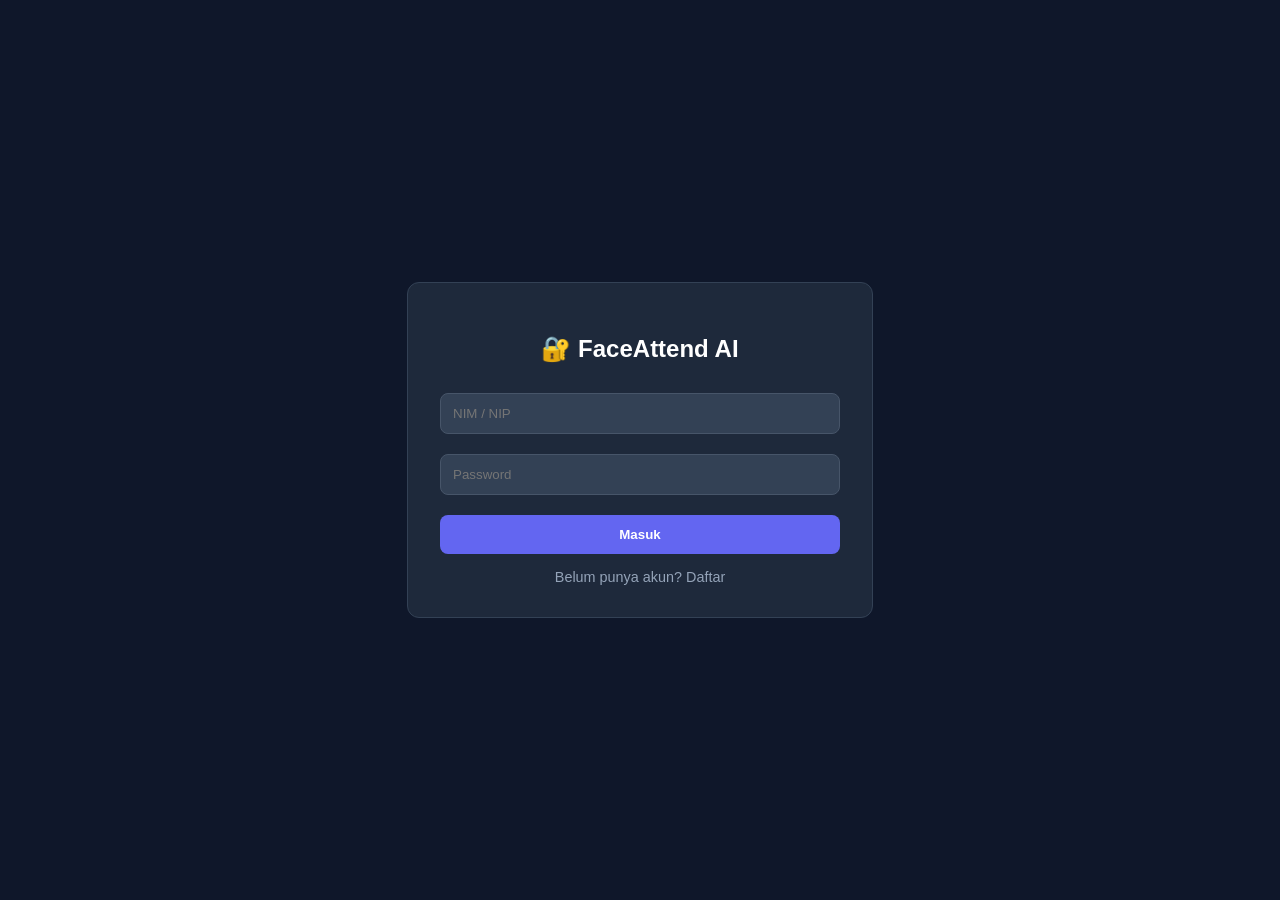
<file: frontend/login-simple.html>
<!DOCTYPE html>
<html lang="id">
<head>
    <meta charset="UTF-8">
    <meta name="viewport" content="width=device-width, initial-scale=1.0">
    <title>Login Test</title>
    <style>
        body { 
            font-family: Arial, sans-serif; 
            background: #0f172a; 
            color: white; 
            display: flex; 
            align-items: center; 
            justify-content: center; 
            min-height: 100vh; 
            margin: 0;
        }
        .box { 
            background: #1e293b; 
            padding: 2rem; 
            border-radius: 12px; 
            text-align: center; 
            max-width: 400px;
            border: 1px solid #334155;
        }
        input { 
            width: 100%; 
            padding: 12px; 
            margin: 10px 0; 
            border-radius: 8px; 
            border: 1px solid #475569;
            background: #334155;
            color: white;
            box-sizing: border-box;
        }
        button { 
            width: 100%; 
            padding: 12px; 
            background: #6366f1; 
            color: white; 
            border: none; 
            border-radius: 8px; 
            cursor: pointer; 
            font-weight: bold;
            margin-top: 10px;
        }
        .toggle { 
            color: #94a3b8; 
            cursor: pointer; 
            font-size: 0.9rem;
            margin-top: 15px;
        }
        .toggle:hover { color: #6366f1; }
        .error { 
            color: #ef4444; 
            background: rgba(239,68,68,0.1); 
            padding: 10px; 
            border-radius: 8px; 
            margin-bottom: 10px;
            display: none;
        }
    </style>
</head>
<body>
    <div class="box">
        <h2>🔐 FaceAttend AI</h2>
        
        <div id="err" class="error"></div>
        
        <!-- Login -->
        <div id="loginBox">
            <input type="text" id="nim" placeholder="NIM / NIP">
            <input type="password" id="pass" placeholder="Password">
            <button onclick="doLogin()">Masuk</button>
            <div class="toggle" onclick="toggleForm()">Belum punya akun? Daftar</div>
        </div>
        
        <!-- Register -->
        <div id="regBox" style="display:none;">
            <input type="text" id="rNama" placeholder="Nama Lengkap">
            <input type="text" id="rNim" placeholder="NIM / NIP">
            <input type="password" id="rPass" placeholder="Password (min 6)">
            <button onclick="doRegister()">Daftar</button>
            <div class="toggle" onclick="toggleForm()">Sudah punya akun? Login</div>
        </div>
    </div>

    <script>
        // Auto detect API URL
        const API = location.hostname === 'localhost' || location.hostname === '127.0.0.1'
            ? 'http://localhost:8000/api'
            : '/api';

        function toggleForm() {
            const l = document.getElementById('loginBox');
            const r = document.getElementById('regBox');
            const e = document.getElementById('err');
            if (l.style.display === 'none') {
                l.style.display = 'block'; r.style.display = 'none';
            } else {
                l.style.display = 'none'; r.style.display = 'block';
            }
            e.style.display = 'none';
        }

        async function doLogin() {
            const nim = document.getElementById('nim').value;
            const pass = document.getElementById('pass').value;
            const err = document.getElementById('err');
            
            if (!nim || !pass) {
                err.textContent = '⚠️ Isi NIM dan password!';
                err.style.display = 'block';
                return;
            }
            
            try {
                const res = await fetch(`${API}/login`, {
                    method: 'POST',
                    headers: { 'Content-Type': 'application/json' },
                    body: JSON.stringify({ nim_nip: nim, password: pass })
                });
                const data = await res.json();
                
                if (res.ok) {
                    localStorage.setItem('user', JSON.stringify(data.user));
                    window.location.href = 'dashboard.html';
                } else {
                    err.textContent = '⚠️ ' + (data.detail || 'Login gagal');
                    err.style.display = 'block';
                }
            } catch (e) {
                err.textContent = '⚠️ Gagal koneksi ke server';
                err.style.display = 'block';
                console.error(e);
            }
        }

        async function doRegister() {
            const nama = document.getElementById('rNama').value;
            const nim = document.getElementById('rNim').value;
            const pass = document.getElementById('rPass').value;
            const err = document.getElementById('err');
            
            if (!nama || !nim || pass.length < 6) {
                err.textContent = '⚠️ Isi semua field & password min 6 karakter!';
                err.style.display = 'block';
                return;
            }
            
            try {
                const res = await fetch(`${API}/register-manual`, {
                    method: 'POST',
                    headers: { 'Content-Type': 'application/json' },
                    body: JSON.stringify({
                        nama_lengkap: nama,
                        nim_nip: nim,
                        email: '',
                        jurusan: '',
                        password: pass,
                        face_embedding: '[]'
                    })
                });
                const data = await res.json();
                
                if (res.ok) {
                    alert('✅ Registrasi berhasil! Silakan login.');
                    toggleForm();
                } else {
                    err.textContent = '⚠️ ' + (data.detail || 'Registrasi gagal');
                    err.style.display = 'block';
                }
            } catch (e) {
                err.textContent = '⚠️ Gagal koneksi ke server';
                err.style.display = 'block';
                console.error(e);
            }
        }

        // Auto redirect if logged in
        if (localStorage.getItem('user')) {
            window.location.href = 'dashboard.html';
        }
    </script>
</body>
</html>
</file>
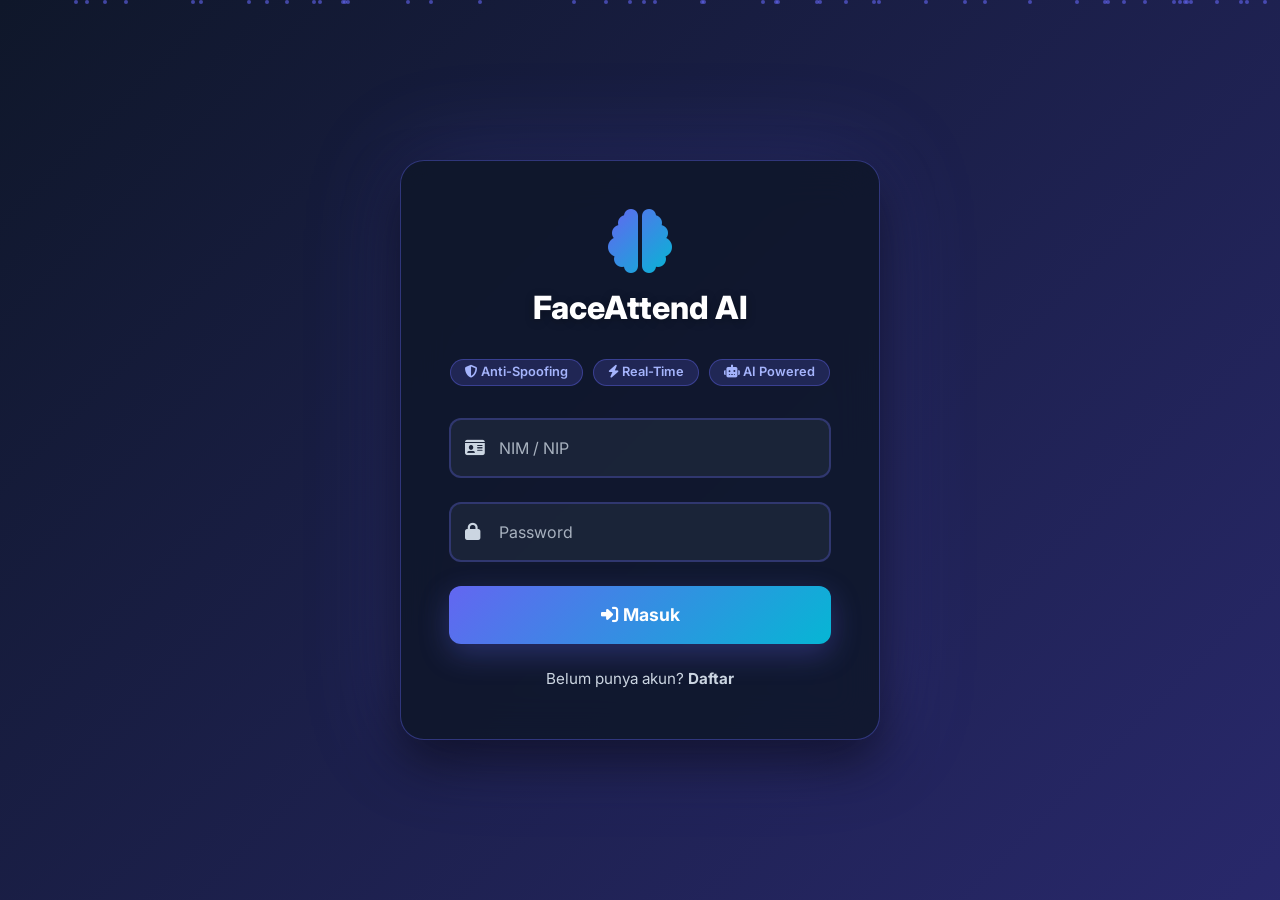
<file: frontend/login.html>
<!DOCTYPE html>
<html lang="id">
<head>
    <meta charset="UTF-8">
    <meta name="viewport" content="width=device-width, initial-scale=1.0, maximum-scale=1.0, user-scalable=no">
    <title>Login - FaceAttend AI</title>
    <link href="https://cdn.jsdelivr.net/npm/bootstrap@5.3.0/dist/css/bootstrap.min.css" rel="stylesheet">
    <link rel="stylesheet" href="https://cdnjs.cloudflare.com/ajax/libs/font-awesome/6.4.0/css/all.min.css">
    <link href="https://fonts.googleapis.com/css2?family=Inter:wght@300;400;500;600;700;800&display=swap" rel="stylesheet">
    <style>
        :root { --primary: #6366f1; --secondary: #06b6d4; --dark: #0f172a; }
        * { margin: 0; padding: 0; box-sizing: border-box; }
        
        body {
            font-family: 'Inter', sans-serif;
            background: linear-gradient(-45deg, #0f172a, #1e1b4b, #312e81, #0f172a);
            background-size: 400% 400%;
            animation: gradientBG 15s ease infinite;
            min-height: 100vh;
            display: flex;
            align-items: center;
            justify-content: center;
            overflow-x: hidden;
        }
        
        @keyframes gradientBG {
            0%, 100% { background-position: 0% 50%; }
            50% { background-position: 100% 50%; }
        }
        
        .particles { position: fixed; top: 0; left: 0; width: 100%; height: 100%; pointer-events: none; overflow: hidden; }
        .particle {
            position: absolute;
            width: 4px; height: 4px;
            background: rgba(99, 102, 241, 0.6);
            border-radius: 50%;
            animation: float 20s infinite;
        }
        @keyframes float {
            0%, 100% { transform: translateY(100vh) rotate(0deg); opacity: 0; }
            10% { opacity: 1; }
            90% { opacity: 1; }
            100% { transform: translateY(-100vh) rotate(720deg); opacity: 0; }
        }
        
        .login-box {
            background: rgba(15, 23, 42, 0.85);
            backdrop-filter: blur(20px);
            border: 1px solid rgba(99, 102, 241, 0.4);
            border-radius: 24px;
            padding: 3rem;
            max-width: 480px;
            width: 90%;
            box-shadow: 0 25px 50px rgba(0,0,0,0.5), 0 0 100px rgba(99,102,241,0.2);
            animation: slideUp 0.8s ease;
            position: relative;
            z-index: 10;
        }
        
        @keyframes slideUp {
            from { opacity: 0; transform: translateY(50px); }
            to { opacity: 1; transform: translateY(0); }
        }
        
        .logo { text-align: center; margin-bottom: 2rem; }
        .logo i {
            font-size: 4rem;
            background: linear-gradient(135deg, var(--primary), var(--secondary));
            -webkit-background-clip: text;
            -webkit-text-fill-color: transparent;
            animation: pulse 2s infinite;
        }
        @keyframes pulse {
            0%, 100% { transform: scale(1); }
            50% { transform: scale(1.1); }
        }
        .logo h1 {
            color: #ffffff;
            font-size: 2rem;
            font-weight: 800;
            margin-top: 1rem;
            text-shadow: 0 2px 10px rgba(0,0,0,0.3);
        }
        
        .features { display: flex; gap: 10px; justify-content: center; margin-bottom: 2rem; flex-wrap: wrap; }
        .badge {
            background: rgba(99, 102, 241, 0.2);
            border: 1px solid rgba(99, 102, 241, 0.4);
            border-radius: 20px;
            padding: 6px 14px;
            font-size: 0.8rem;
            color: #a5b4fc;
            font-weight: 600;
            animation: fadeIn 0.6s ease backwards;
        }
        .badge:nth-child(1) { animation-delay: 0.1s; }
        .badge:nth-child(2) { animation-delay: 0.2s; }
        .badge:nth-child(3) { animation-delay: 0.3s; }
        @keyframes fadeIn {
            from { opacity: 0; transform: translateY(20px); }
            to { opacity: 1; transform: translateY(0); }
        }
        
        .form-group { margin-bottom: 1.5rem; position: relative; }
        .form-group i {
            position: absolute;
            left: 1rem;
            top: 50%;
            transform: translateY(-50%);
            color: #cbd5e1;
            font-size: 1.1rem;
            transition: all 0.3s;
            z-index: 2;
        }
        .form-control {
            width: 100%;
            padding: 1rem 1rem 1rem 3rem;
            background: rgba(30, 41, 59, 0.8);
            border: 2px solid rgba(99, 102, 241, 0.3);
            border-radius: 12px;
            color: #ffffff;
            font-size: 1rem;
            font-weight: 500;
            transition: all 0.3s;
            outline: none;
        }
        .form-control::placeholder { color: #cbd5e1; font-weight: 400; opacity: 0.8; }
        .form-control:focus {
            background: rgba(30, 41, 59, 0.95);
            border-color: var(--primary);
            box-shadow: 0 0 0 4px rgba(99, 102, 241, 0.2);
            color: #ffffff;
        }
        .form-control:focus + i { color: var(--primary); }
        
        .btn-primary {
            width: 100%;
            padding: 1rem;
            background: linear-gradient(135deg, var(--primary), var(--secondary));
            border: none;
            border-radius: 12px;
            color: #ffffff;
            font-weight: 700;
            font-size: 1.1rem;
            cursor: pointer;
            transition: all 0.3s;
            box-shadow: 0 10px 30px rgba(99, 102, 241, 0.3);
        }
        .btn-primary:hover {
            transform: translateY(-3px);
            box-shadow: 0 15px 40px rgba(99, 102, 241, 0.4);
        }
        
        .toggle {
            text-align: center;
            margin-top: 1.5rem;
            color: #cbd5e1;
            font-size: 0.95rem;
        }
        .toggle a {
            color: #818cf8;
            font-weight: 700;
            cursor: pointer;
            text-decoration: none;
        }
        .toggle a:hover { color: #60a5fa; text-decoration: underline; }
        
        .error {
            background: rgba(239, 68, 68, 0.2);
            border: 1px solid rgba(239, 68, 68, 0.4);
            color: #fca5a5;
            padding: 1rem;
            border-radius: 12px;
            margin-bottom: 1rem;
            display: none;
            animation: shake 0.5s;
            font-weight: 500;
        }
        @keyframes shake {
            0%, 100% { transform: translateX(0); }
            25% { transform: translateX(-10px); }
            75% { transform: translateX(10px); }
        }
        
        .hidden { display: none; }
        .loading {
            display: inline-block;
            width: 20px; height: 20px;
            border: 3px solid rgba(255,255,255,0.3);
            border-top-color: #fff;
            border-radius: 50%;
            animation: spin 0.8s linear infinite;
            margin-right: 8px;
        }
        @keyframes spin { to { transform: rotate(360deg); } }
        
        /* MOBILE RESPONSIVE */
        @media (max-width: 640px) {
            .login-box { padding: 2rem 1.5rem; width: 95%; }
            .logo h1 { font-size: 1.5rem; }
            .logo i { font-size: 3rem; }
            .features { flex-direction: column; }
            .badge { width: 100%; text-align: center; }
            .form-control { font-size: 16px; } /* Prevent zoom on iOS */
        }
    </style>
</head>
<body>
    <div class="particles" id="particles"></div>
    
    <div class="login-box">
        <div class="logo">
            <i class="fas fa-brain"></i>
            <h1>FaceAttend AI</h1>
        </div>
        
        <div class="features">
            <div class="badge"><i class="fas fa-shield-alt"></i> Anti-Spoofing</div>
            <div class="badge"><i class="fas fa-bolt"></i> Real-Time</div>
            <div class="badge"><i class="fas fa-robot"></i> AI Powered</div>
        </div>
        
        <div id="error" class="error"></div>
        
        <!-- Login Form -->
        <form id="loginForm" onsubmit="event.preventDefault(); doLogin();">
            <div class="form-group">
                <input type="text" id="loginNim" class="form-control" placeholder="NIM / NIP" required autocomplete="off">
                <i class="fas fa-id-card"></i>
            </div>
            <div class="form-group">
                <input type="password" id="loginPass" class="form-control" placeholder="Password" required>
                <i class="fas fa-lock"></i>
            </div>
            <button type="submit" class="btn-primary">
                <i class="fas fa-sign-in-alt"></i> Masuk
            </button>
            <div class="toggle">
                Belum punya akun? <a onclick="showRegister()">Daftar</a>
            </div>
        </form>
        
        <!-- Register Form -->
        <form id="registerForm" class="hidden" onsubmit="event.preventDefault(); doRegister();">
            <div class="form-group">
                <input type="text" id="regNama" class="form-control" placeholder="Nama Lengkap" required autocomplete="off">
                <i class="fas fa-user"></i>
            </div>
            <div class="form-group">
                <input type="text" id="regNim" class="form-control" placeholder="NIM / NIP" required autocomplete="off">
                <i class="fas fa-id-card"></i>
            </div>
            <div class="form-group">
                <input type="email" id="regEmail" class="form-control" placeholder="Email (Opsional)">
                <i class="fas fa-envelope"></i>
            </div>
            <div class="form-group">
                <input type="text" id="regJurusan" class="form-control" placeholder="Jurusan (Opsional)">
                <i class="fas fa-graduation-cap"></i>
            </div>
            <div class="form-group">
                <input type="password" id="regPass" class="form-control" placeholder="Password (Min. 6 karakter)" minlength="6" required>
                <i class="fas fa-lock"></i>
            </div>
            <button type="submit" class="btn-primary">
                <i class="fas fa-user-plus"></i> Daftar
            </button>
            <div class="toggle">
                Sudah punya akun? <a onclick="showLogin()">Login</a>
            </div>
        </form>
    </div>

    <script>
        // Create particles
        for (let i = 0; i < 50; i++) {
            const p = document.createElement('div');
            p.className = 'particle';
            p.style.left = Math.random() * 100 + '%';
            p.style.animationDelay = Math.random() * 20 + 's';
            p.style.animationDuration = (Math.random() * 10 + 15) + 's';
            document.getElementById('particles').appendChild(p);
        }
        
        const API = location.hostname === 'localhost' ? 'http://localhost:8000/api' : '/api';
        
        function showRegister() {
            document.getElementById('loginForm').classList.add('hidden');
            document.getElementById('registerForm').classList.remove('hidden');
            document.getElementById('error').style.display = 'none';
        }
        
        function showLogin() {
            document.getElementById('registerForm').classList.add('hidden');
            document.getElementById('loginForm').classList.remove('hidden');
            document.getElementById('error').style.display = 'none';
        }
        
        async function doLogin() {
            const nim = document.getElementById('loginNim').value.trim();
            const pass = document.getElementById('loginPass').value;
            const btn = document.querySelector('#loginForm .btn-primary');
            const err = document.getElementById('error');
            
            if (!nim || !pass) {
                err.textContent = '⚠️ Isi NIM dan password!';
                err.style.display = 'block';
                return;
            }
            
            const orig = btn.innerHTML;
            btn.innerHTML = '<span class="loading"></span> Memproses...';
            btn.disabled = true;
            
            try {
                const res = await fetch(`${API}/login`, {
                    method: 'POST',
                    headers: { 'Content-Type': 'application/json' },
                    body: JSON.stringify({ nim_nip: nim, password: pass })
                });
                const data = await res.json();
                
                if (res.ok) {
                    localStorage.setItem('user', JSON.stringify(data.user));
                    err.style.background = 'rgba(16,185,129,0.2)';
                    err.style.borderColor = 'rgba(16,185,129,0.4)';
                    err.style.color = '#6ee7b7';
                    err.textContent = '✅ Login berhasil! Mengalihkan...';
                    err.style.display = 'block';
                    setTimeout(() => window.location.href = '/dashboard', 1000);
                } else {
                    err.textContent = '⚠️ ' + (data.detail || 'Login gagal');
                    err.style.display = 'block';
                }
            } catch (e) {
                err.textContent = '⚠️ Gagal koneksi server';
                err.style.display = 'block';
            } finally {
                btn.innerHTML = orig;
                btn.disabled = false;
            }
        }
        
        async function doRegister() {
            const data = {
                nama_lengkap: document.getElementById('regNama').value.trim(),
                nim_nip: document.getElementById('regNim').value.trim(),
                email: document.getElementById('regEmail').value.trim(),
                jurusan: document.getElementById('regJurusan').value.trim(),
                password: document.getElementById('regPass').value,
                face_embedding: '[]'
            };
            const btn = document.querySelector('#registerForm .btn-primary');
            const err = document.getElementById('error');
            
            if (!data.nama_lengkap || !data.nim_nip || data.password.length < 6) {
                err.textContent = '⚠️ Isi semua field & password min 6 karakter!';
                err.style.display = 'block';
                return;
            }
            
            const orig = btn.innerHTML;
            btn.innerHTML = '<span class="loading"></span> Mendaftar...';
            btn.disabled = true;
            
            try {
                const res = await fetch(`${API}/register-manual`, {
                    method: 'POST',
                    headers: { 'Content-Type': 'application/json' },
                    body: JSON.stringify(data)
                });
                const result = await res.json();
                
                if (res.ok) {
                    err.style.background = 'rgba(16,185,129,0.2)';
                    err.style.borderColor = 'rgba(16,185,129,0.4)';
                    err.style.color = '#6ee7b7';
                    err.textContent = '✅ Registrasi berhasil! Silakan daftar wajah...';
                    err.style.display = 'block';
                    setTimeout(() => {
                        window.location.href = '/register-face';
                    }, 1500);
                } else {
                    err.textContent = '⚠️ ' + (result.detail || 'Registrasi gagal');
                    err.style.display = 'block';
                }
            } catch (e) {
                err.textContent = '⚠️ Gagal koneksi server';
                err.style.display = 'block';
            } finally {
                btn.innerHTML = orig;
                btn.disabled = false;
            }
        }
        
        // Auto redirect if already logged in
        if (localStorage.getItem('user')) {
            window.location.href = '/dashboard';
        }
    </script>
</body>
</html>
</file>
